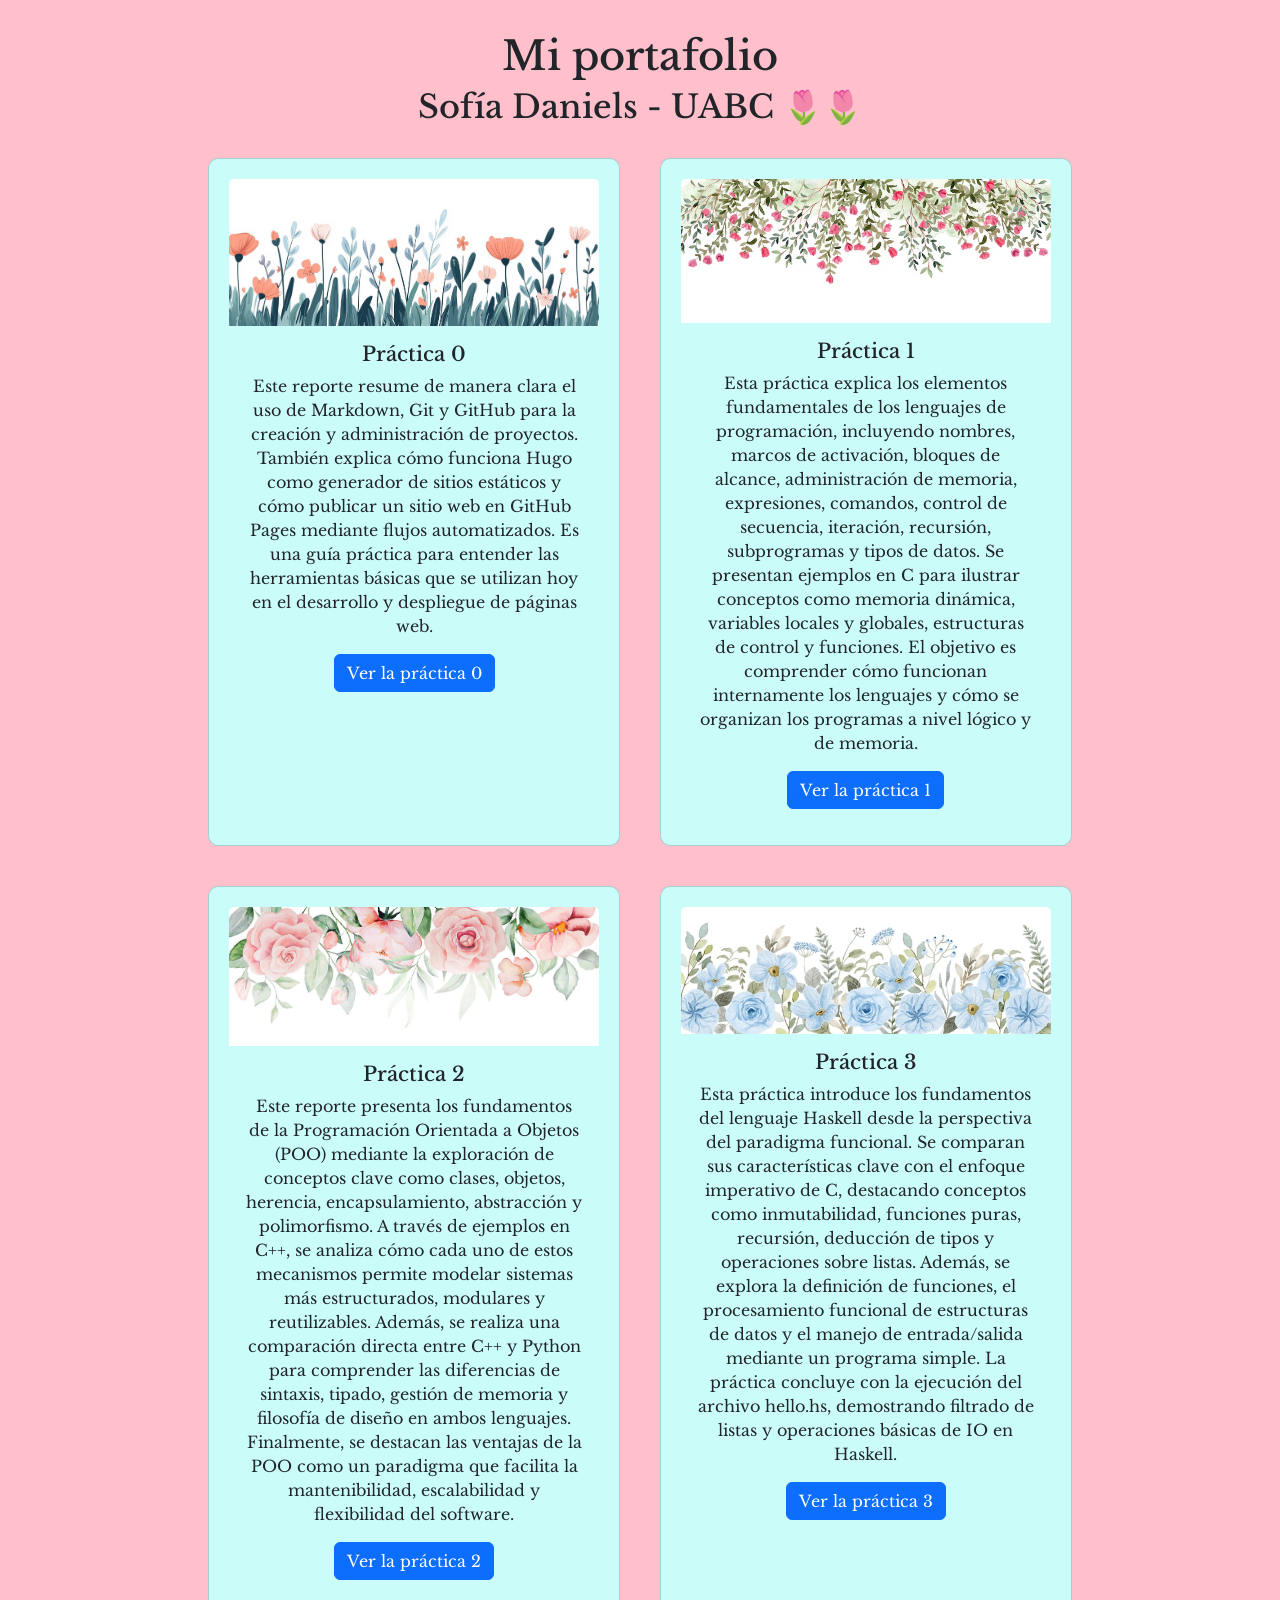
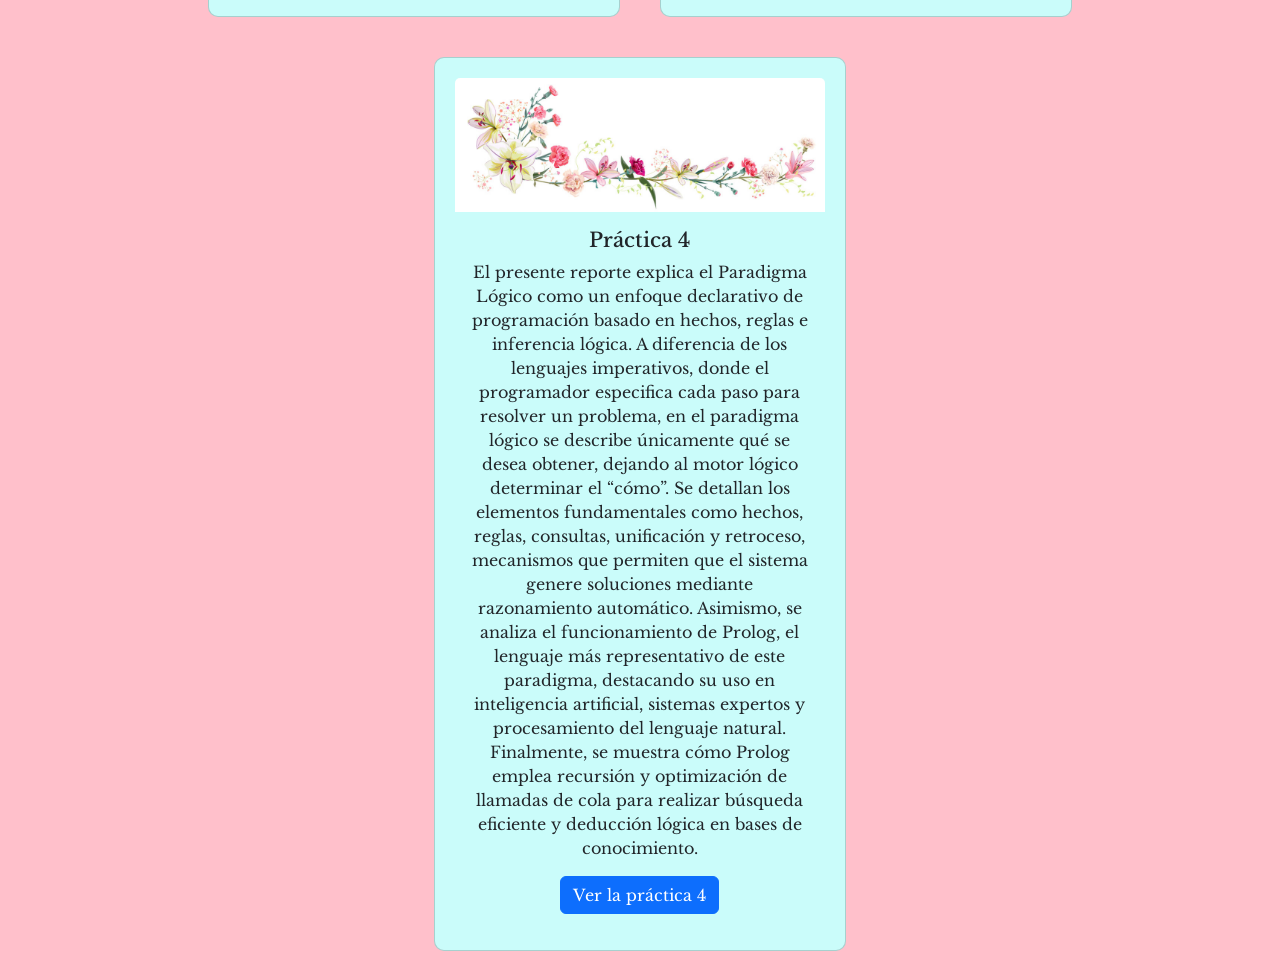
<file: public/index.html>
<!DOCTYPE html>
<html>
<head>
    <meta charset="utf-8">
    <title>Mi portafolio</title>

    <!-- Google Fonts -->
    <link rel="preconnect" href="https://fonts.googleapis.com">
    <link rel="preconnect" href="https://fonts.gstatic.com" crossorigin>
    <link href="https://fonts.googleapis.com/css2?family=Delius&family=Libre+Baskerville:ital,wght@0,400;0,700;1,400&family=Momo+Trust+Display&display=swap" rel="stylesheet">

    <!-- Bootstrap -->
    <link href="https://cdn.jsdelivr.net/npm/bootstrap@5.3.8/dist/css/bootstrap.min.css" rel="stylesheet">

    <!-- Tu CSS -->
    <link rel="stylesheet" href="styles.css">
</head>

<body>

<main>
    <h1 style="text-align: center; margin-top: 2rem;">Mi portafolio</h1>
    <h2 style="text-align: center; margin-bottom: 2rem;">Sofía Daniels - UABC 🌷🌷</h2>
    <div class = "contenedor">
        <div class="card">
            <img src="imgs/floresbonitas.png" class="card-img-top" alt="...">
            <div class="card-body">
                <h5 class="card-title">Práctica 0</h5>
                <p class="card-text">Este reporte resume de manera clara el uso de Markdown, Git y GitHub para la creación y administración de proyectos. También explica cómo funciona Hugo como generador de sitios estáticos y cómo publicar un sitio web en GitHub Pages mediante flujos automatizados. Es una guía práctica para entender las herramientas básicas que se utilizan hoy en el desarrollo y despliegue de páginas web.</p>
                <a href="/public/pages/practica0/practica0.html" class="btn btn-primary">Ver la práctica 0</a>
            </div>
        </div>
        <div class="card">
            <img src="imgs/imagenflores2.png" class="card-img-top" alt="...">
            <div class="card-body">
                <h5 class="card-title">Práctica 1</h5>
                <p class="card-text">Esta práctica explica los elementos fundamentales de los lenguajes de programación, incluyendo nombres, marcos de activación, bloques de alcance, administración de memoria, expresiones, comandos, control de secuencia, iteración, recursión, subprogramas y tipos de datos.
Se presentan ejemplos en C para ilustrar conceptos como memoria dinámica, variables locales y globales, estructuras de control y funciones. El objetivo es comprender cómo funcionan internamente los lenguajes y cómo se organizan los programas a nivel lógico y de memoria.</p>
                <a href="/public/pages/practica1/practica1.html" class="btn btn-primary">Ver la práctica 1</a>
            </div>
        </div>
        <div class="card">
            <img src="imgs/flores3.png" class="card-img-top" alt="...">
            <div class="card-body">
                <h5 class="card-title">Práctica 2</h5>
                <p class="card-text">Este reporte presenta los fundamentos de la Programación Orientada a Objetos (POO) mediante la exploración de conceptos clave como clases, objetos, herencia, encapsulamiento, abstracción y polimorfismo. A través de ejemplos en C++, se analiza cómo cada uno de estos mecanismos permite modelar sistemas más estructurados, modulares y reutilizables. Además, se realiza una comparación directa entre C++ y Python para comprender las diferencias de sintaxis, tipado, gestión de memoria y filosofía de diseño en ambos lenguajes. Finalmente, se destacan las ventajas de la POO como un paradigma que facilita la mantenibilidad, escalabilidad y flexibilidad del software.</p>
                <a href="/public/pages/practica2/practica2.html" class="btn btn-primary">Ver la práctica 2</a>
            </div>
        </div>

        <div class="card">
            <img src="imgs/flores4.png" class="card-img-top" alt="...">
            <div class="card-body">
                <h5 class="card-title">Práctica 3</h5>
                <p class="card-text">Esta práctica introduce los fundamentos del lenguaje Haskell desde la perspectiva del paradigma funcional. Se comparan sus características clave con el enfoque imperativo de C, destacando conceptos como inmutabilidad, funciones puras, recursión, deducción de tipos y operaciones sobre listas. Además, se explora la definición de funciones, el procesamiento funcional de estructuras de datos y el manejo de entrada/salida mediante un programa simple. La práctica concluye con la ejecución del archivo hello.hs, demostrando filtrado de listas y operaciones básicas de IO en Haskell.</p>
                <a href="/public/pages/practica3/practica3.html" class="btn btn-primary">Ver la práctica 3</a>
            </div>
        </div>
        <div class="card">
            <img src="imgs/flores5.png" class="card-img-top" alt="...">
            <div class="card-body">
                <h5 class="card-title">Práctica 4</h5>
                <p class="card-text">El presente reporte explica el Paradigma Lógico como un enfoque declarativo de programación basado en hechos, reglas e inferencia lógica. A diferencia de los lenguajes imperativos, donde el programador especifica cada paso para resolver un problema, en el paradigma lógico se describe únicamente qué se desea obtener, dejando al motor lógico determinar el “cómo”. Se detallan los elementos fundamentales como hechos, reglas, consultas, unificación y retroceso, mecanismos que permiten que el sistema genere soluciones mediante razonamiento automático. Asimismo, se analiza el funcionamiento de Prolog, el lenguaje más representativo de este paradigma, destacando su uso en inteligencia artificial, sistemas expertos y procesamiento del lenguaje natural. Finalmente, se muestra cómo Prolog emplea recursión y optimización de llamadas de cola para realizar búsqueda eficiente y deducción lógica en bases de conocimiento.</p>
                <a href="/public/pages/practica4/practica4.html" class="btn btn-primary">Ver la práctica 4</a>
            </div>
        </div>
    </div>
    <ul>
    </ul>
</main>


</body>
</html>
</file>
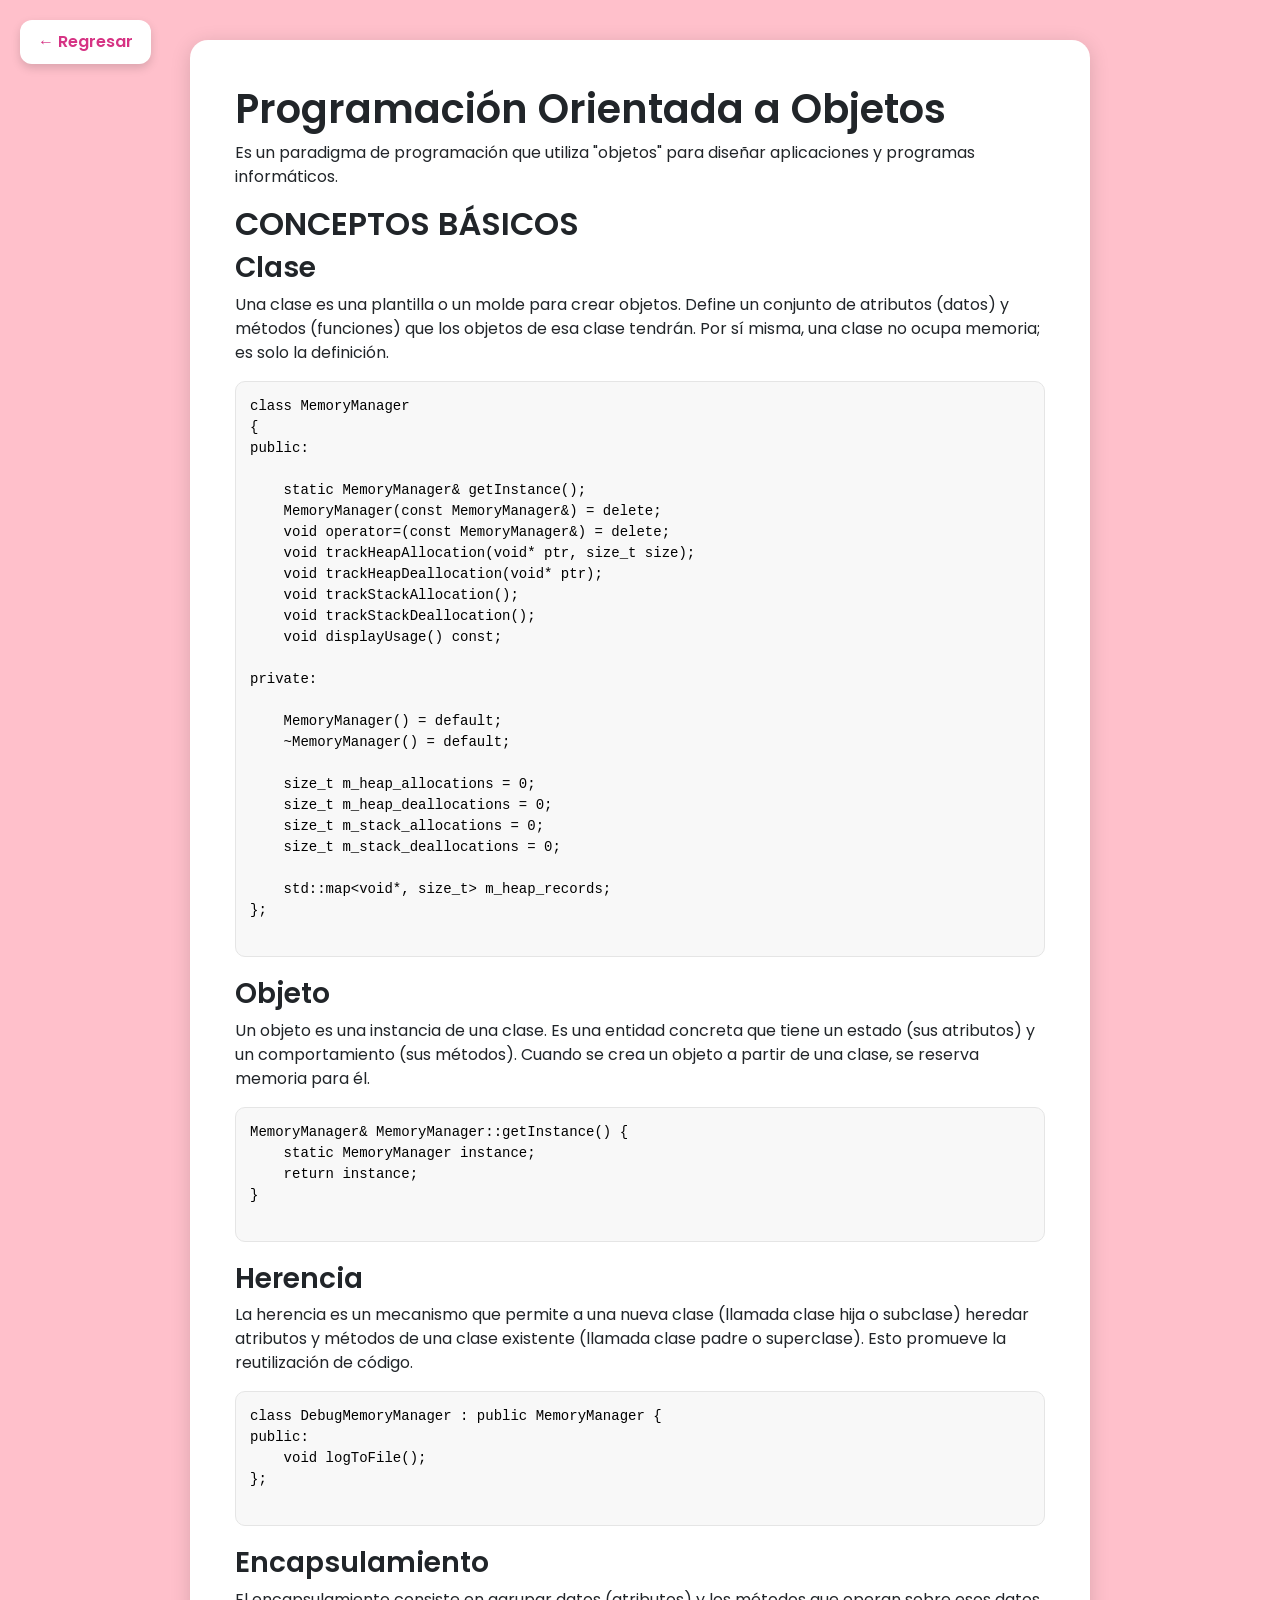
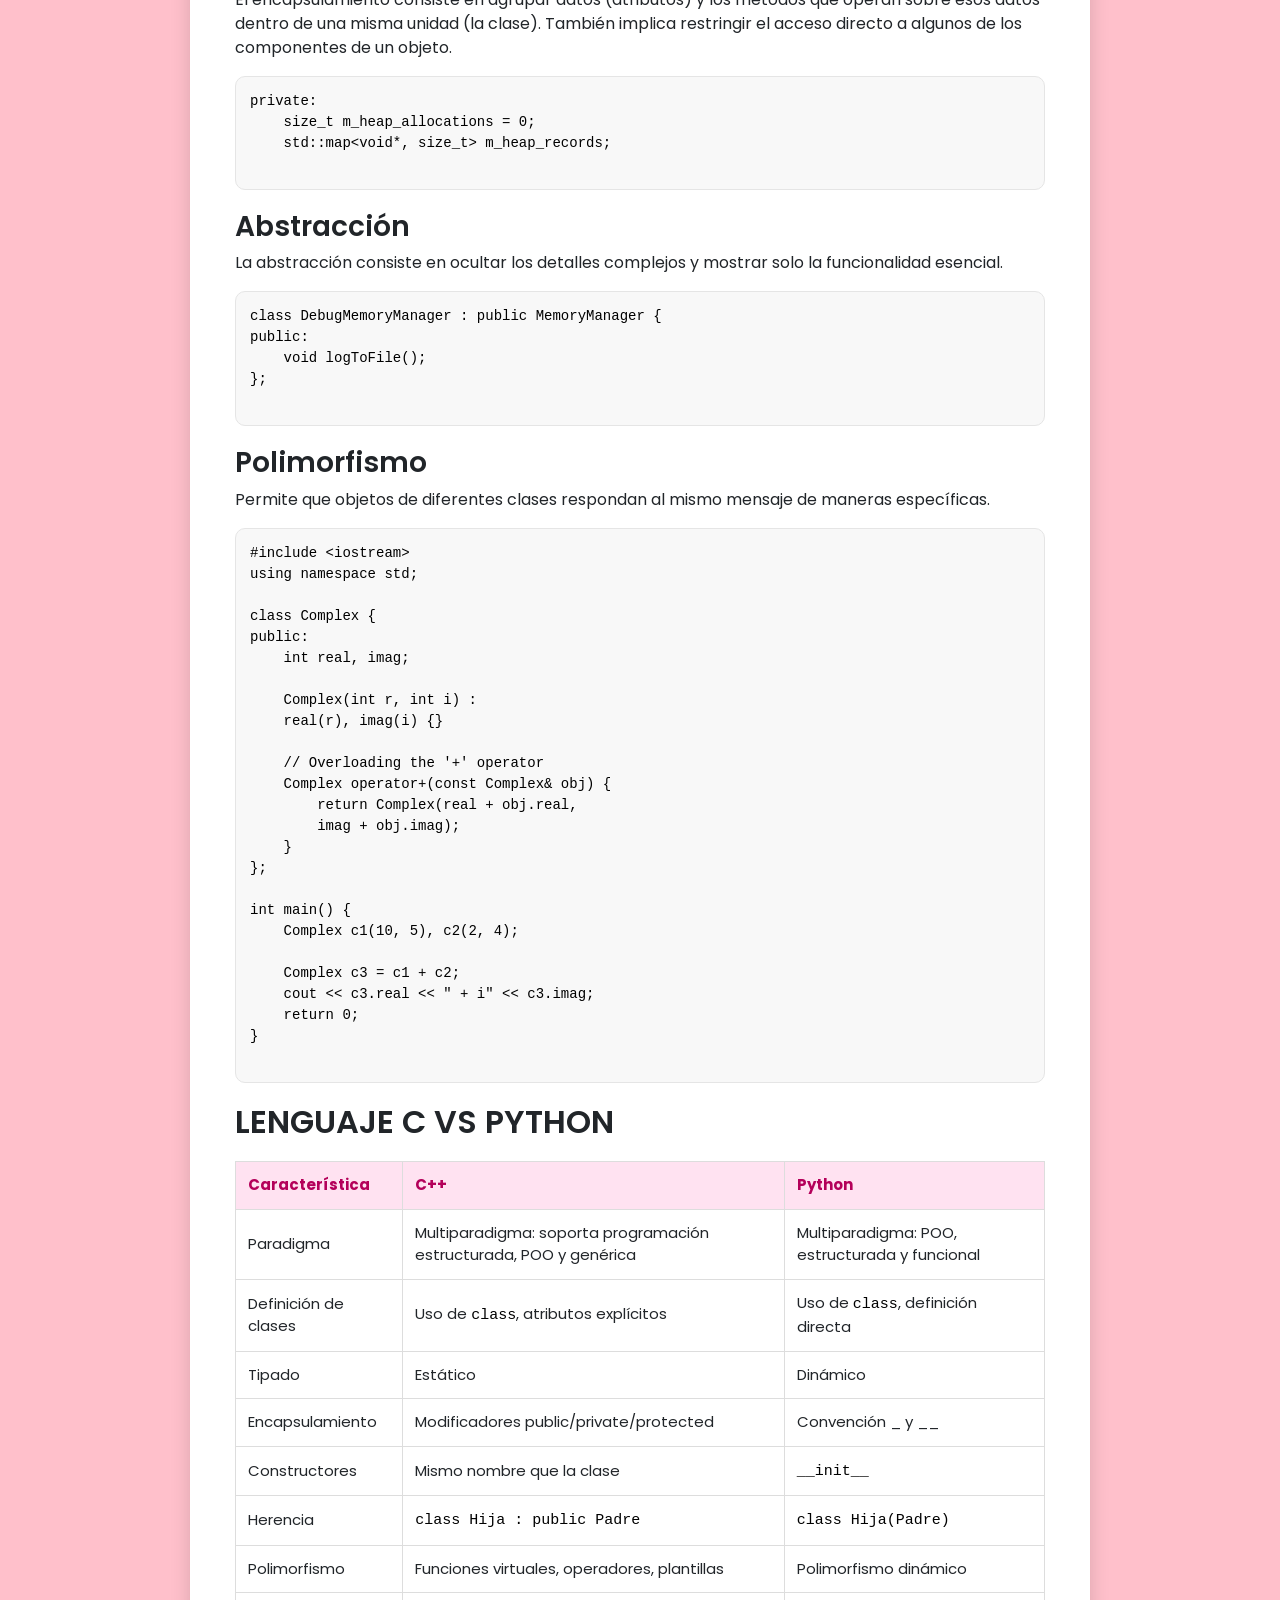
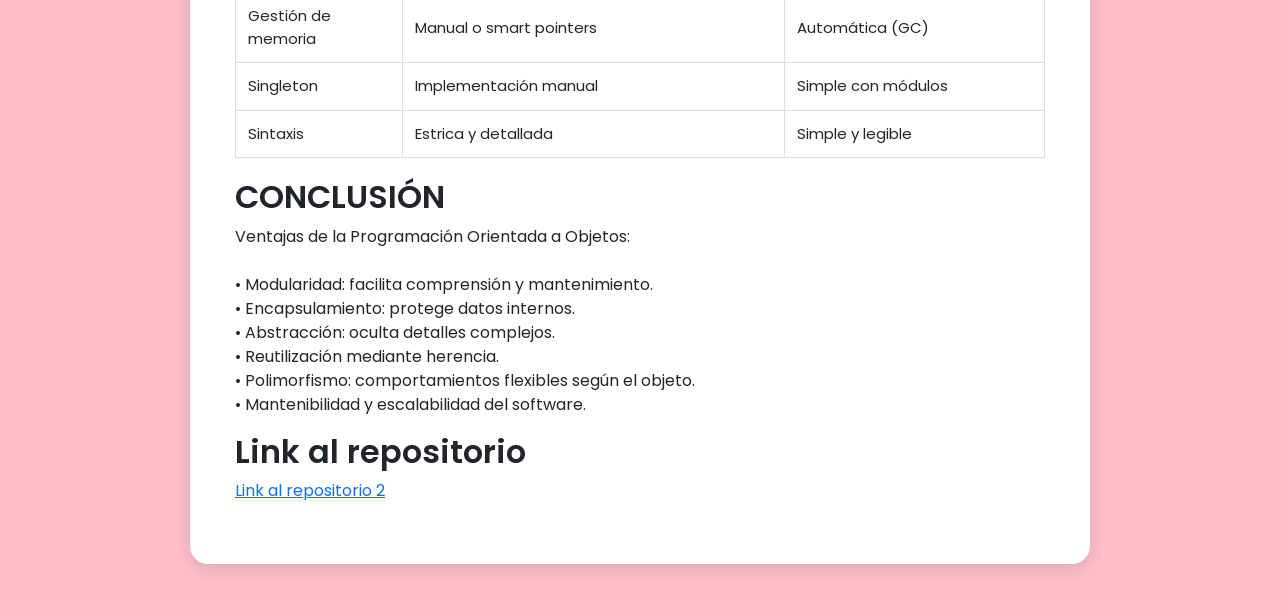
<file: public/pages/practica2/practica2.html>
<!DOCTYPE html>
<html lang="es">
<head>
    <meta charset="UTF-8">
    <title>Práctica – Programación Orientada a Objetos</title>

    <!-- Fuente -->
    <link href="https://fonts.googleapis.com/css2?family=Poppins:wght@300;400;600&display=swap" rel="stylesheet">

    <!-- Bootstrap -->
    <link href="https://cdn.jsdelivr.net/npm/bootstrap@5.3.8/dist/css/bootstrap.min.css" rel="stylesheet">

    <style>
        body {
            font-family: 'Poppins', sans-serif;
            background-color: pink;
            padding: 40px;
        }
        .reporte-container {
            max-width: 900px;
            margin: auto;
            background: white;
            padding: 45px;
            border-radius: 18px;
            box-shadow: 0px 4px 20px rgba(0,0,0,0.15);
        }
        h1, h2, h3 {
        
            font-weight: 600;
        }
        pre {
            background: #f8f8f8;
            border: 1px solid #e5e5e5;
            padding: 14px;
            border-radius: 10px;
            overflow-x: auto;
            margin-bottom: 20px;
        }
        table {
            width: 100%;
            border-collapse: collapse;
            margin: 20px 0;
            font-size: 15px;
        }
        table, th, td {
            border: 1px solid #ddd;
            padding: 12px;
        }
        th {
            background-color: #ffe2f1;
            color: #b4005a;
        }
        .btn-back {
            position: fixed;
            top: 20px;
            left: 20px;
            background-color: #ffffff;
            padding: 10px 18px;
            border-radius: 12px;
            box-shadow: 0 4px 10px rgba(0,0,0,0.15);
            font-size: 16px;
            font-weight: 600;
            color: #d63384;
            text-decoration: none;
            transition: all 0.2s ease;
            z-index: 9999;
        }
        .btn-back:hover {
            transform: translateY(-2px);
            background-color: #ffe5f0;
        }
        code {
            color: black !important;
            background: none !important;
            font-size: 1em !important;
            padding: 0 !important;
        }
    </style>
</head>

<body>

<a href="../../../public/index.html" class="btn-back">← Regresar</a>

<div class="reporte-container">

    <h1>Programación Orientada a Objetos</h1>

    <p>
        Es un paradigma de programación que utiliza "objetos" para diseñar aplicaciones y programas informáticos.
    </p>

    <h2>CONCEPTOS BÁSICOS</h2>

    <h3>Clase</h3>
    <p>
        Una clase es una plantilla o un molde para crear objetos. Define un conjunto de atributos (datos) y métodos
        (funciones) que los objetos de esa clase tendrán. Por sí misma, una clase no ocupa memoria; es solo la definición.
    </p>

    <pre><code>class MemoryManager 
{
public:

    static MemoryManager& getInstance();
    MemoryManager(const MemoryManager&) = delete;
    void operator=(const MemoryManager&) = delete;
    void trackHeapAllocation(void* ptr, size_t size);
    void trackHeapDeallocation(void* ptr);
    void trackStackAllocation();
    void trackStackDeallocation();
    void displayUsage() const;

private:

    MemoryManager() = default;
    ~MemoryManager() = default;

    size_t m_heap_allocations = 0;
    size_t m_heap_deallocations = 0;
    size_t m_stack_allocations = 0;
    size_t m_stack_deallocations = 0;
    
    std::map&lt;void*, size_t&gt; m_heap_records;
};
    </code></pre>

    <h3>Objeto</h3>
    <p>
        Un objeto es una instancia de una clase. Es una entidad concreta que tiene un estado (sus atributos) y un
        comportamiento (sus métodos). Cuando se crea un objeto a partir de una clase, se reserva memoria para él.
    </p>

    <pre><code>MemoryManager& MemoryManager::getInstance() {
    static MemoryManager instance;   
    return instance;
}
    </code></pre>

    <h3>Herencia</h3>
    <p>
        La herencia es un mecanismo que permite a una nueva clase (llamada clase hija o subclase) heredar atributos y
        métodos de una clase existente (llamada clase padre o superclase). Esto promueve la reutilización de código.
    </p>

    <pre><code>class DebugMemoryManager : public MemoryManager {
public:
    void logToFile();
};
    </code></pre>

    <h3>Encapsulamiento</h3>
    <p>
        El encapsulamiento consiste en agrupar datos (atributos) y los métodos que operan sobre esos datos dentro de una
        misma unidad (la clase). También implica restringir el acceso directo a algunos de los componentes de un objeto.
    </p>

    <pre><code>private:
    size_t m_heap_allocations = 0;
    std::map&lt;void*, size_t&gt; m_heap_records;
    </code></pre>

    <h3>Abstracción</h3>
    <p>
        La abstracción consiste en ocultar los detalles complejos y mostrar solo la funcionalidad esencial.
    </p>

    <pre><code>class DebugMemoryManager : public MemoryManager {
public:
    void logToFile();
};
    </code></pre>

    <h3>Polimorfismo</h3>
    <p>
        Permite que objetos de diferentes clases respondan al mismo mensaje de maneras específicas.
    </p>

    <pre><code>#include &lt;iostream&gt;
using namespace std;

class Complex {
public:
    int real, imag;
    
    Complex(int r, int i) :
    real(r), imag(i) {}

    // Overloading the '+' operator
    Complex operator+(const Complex& obj) {
        return Complex(real + obj.real,
        imag + obj.imag);
    }
};

int main() {
    Complex c1(10, 5), c2(2, 4);
    
    Complex c3 = c1 + c2;  
    cout << c3.real << " + i" << c3.imag;
    return 0;
}
    </code></pre>

    <h2>LENGUAJE C VS PYTHON</h2>

    <table>
        <tr>
            <th>Característica</th>
            <th>C++</th>
            <th>Python</th>
        </tr>
        <tr>
            <td>Paradigma</td>
            <td>Multiparadigma: soporta programación estructurada, POO y genérica</td>
            <td>Multiparadigma: POO, estructurada y funcional</td>
        </tr>
        <tr>
            <td>Definición de clases</td>
            <td>Uso de <code>class</code>, atributos explícitos</td>
            <td>Uso de <code>class</code>, definición directa</td>
        </tr>
        <tr>
            <td>Tipado</td>
            <td>Estático</td>
            <td>Dinámico</td>
        </tr>
        <tr>
            <td>Encapsulamiento</td>
            <td>Modificadores public/private/protected</td>
            <td>Convención _ y __</td>
        </tr>
        <tr>
            <td>Constructores</td>
            <td>Mismo nombre que la clase</td>
            <td><code>__init__</code></td>
        </tr>
        <tr>
            <td>Herencia</td>
            <td><code>class Hija : public Padre</code></td>
            <td><code>class Hija(Padre)</code></td>
        </tr>
        <tr>
            <td>Polimorfismo</td>
            <td>Funciones virtuales, operadores, plantillas</td>
            <td>Polimorfismo dinámico</td>
        </tr>
        <tr>
            <td>Gestión de memoria</td>
            <td>Manual o smart pointers</td>
            <td>Automática (GC)</td>
        </tr>
        <tr>
            <td>Singleton</td>
            <td>Implementación manual</td>
            <td>Simple con módulos</td>
        </tr>
        <tr>
            <td>Sintaxis</td>
            <td>Estrica y detallada</td>
            <td>Simple y legible</td>
        </tr>
    </table>

    <h2>CONCLUSIÓN</h2>

    <p>
        Ventajas de la Programación Orientada a Objetos:
        <br><br>
        • Modularidad: facilita comprensión y mantenimiento. <br>
        • Encapsulamiento: protege datos internos. <br>
        • Abstracción: oculta detalles complejos. <br>
        • Reutilización mediante herencia. <br>
        • Polimorfismo: comportamientos flexibles según el objeto. <br>
        • Mantenibilidad y escalabilidad del software.
    </p>

    <h2>Link al repositorio</h2>
<p><a href="https://github.com/sofiaadanielss/Sofia-sPortafolio/tree/main/practica2" target="_blank">Link al repositorio 2</a></p>

</div>

</body>
</html>
</file>
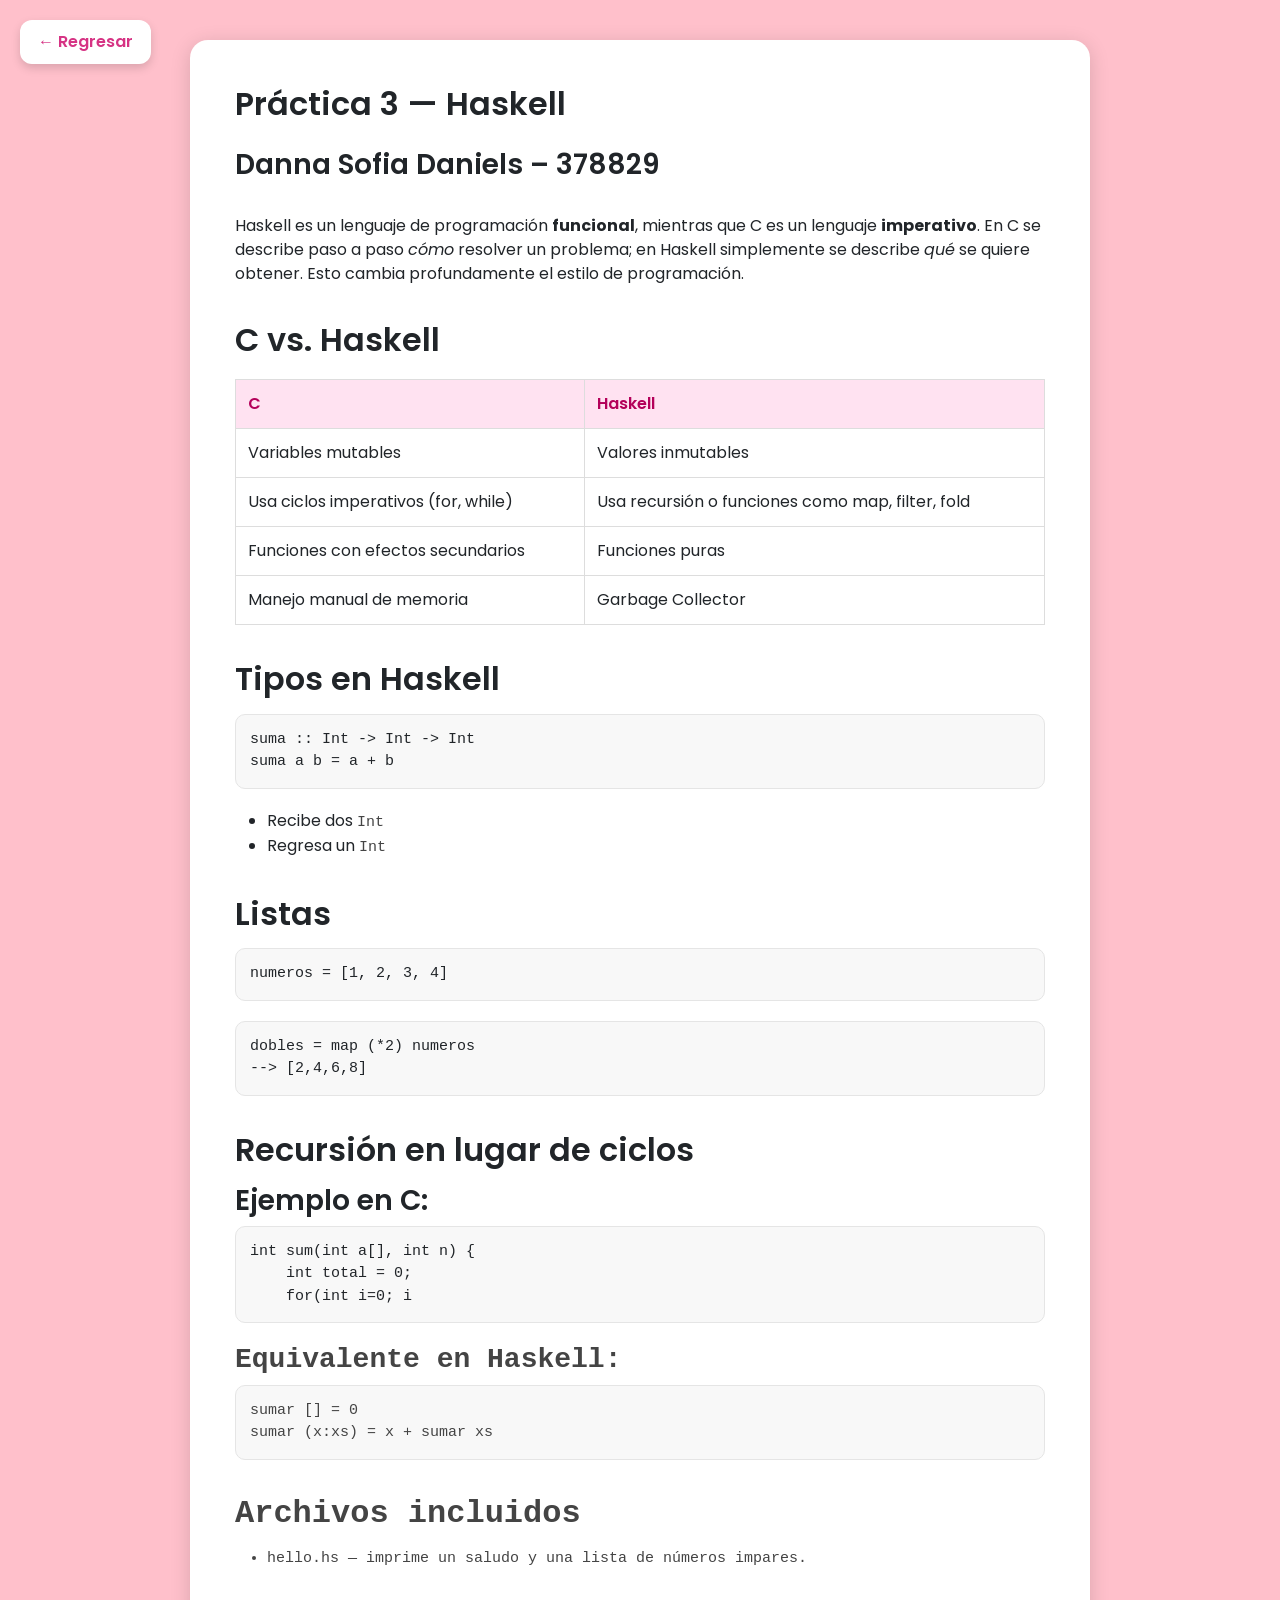
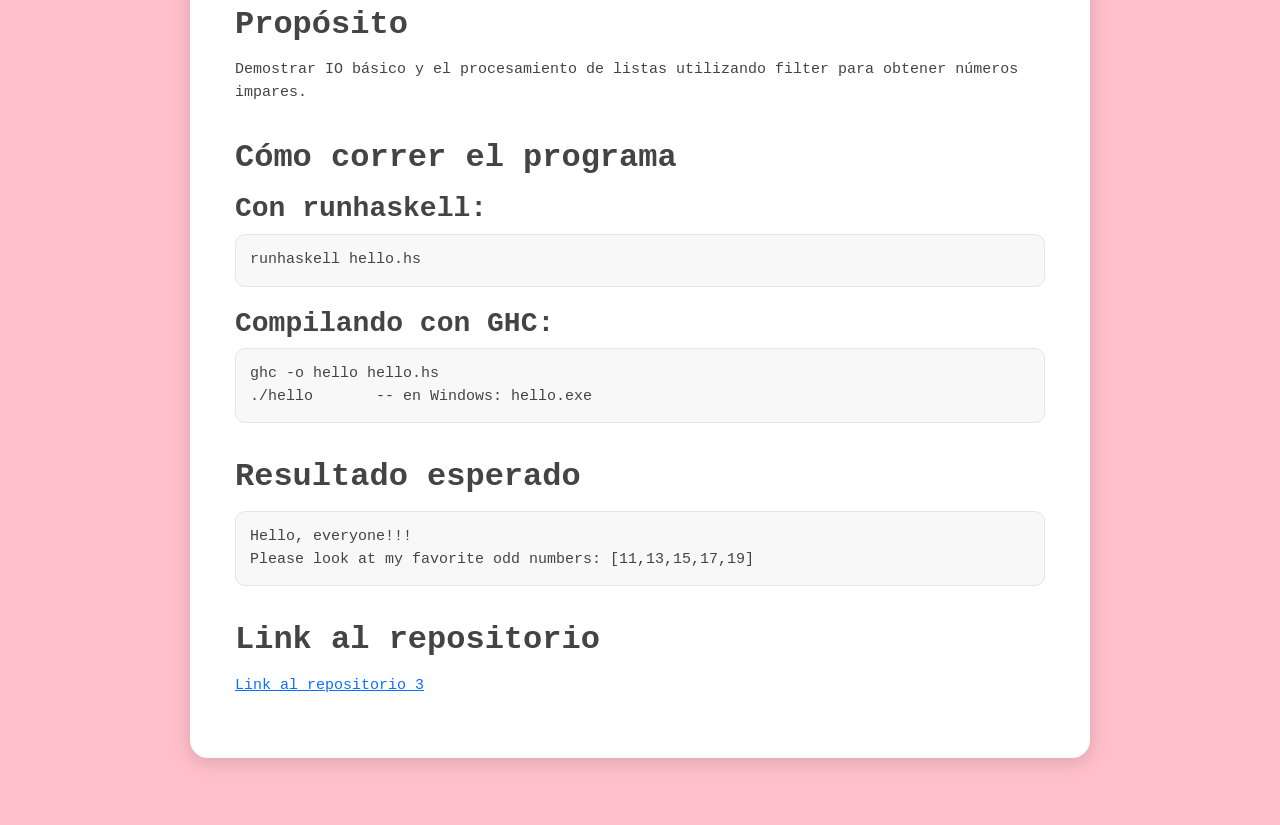
<file: public/pages/practica3/practica3.html>
<!DOCTYPE html>
<html lang="es">
<head>
    <meta charset="UTF-8">
    <title>Práctica 3 – Haskell</title>

    <!-- Fuente -->
    <link href="https://fonts.googleapis.com/css2?family=Poppins:wght@300;400;600&display=swap" rel="stylesheet">

    <!-- Bootstrap -->
    <link href="https://cdn.jsdelivr.net/npm/bootstrap@5.3.8/dist/css/bootstrap.min.css" rel="stylesheet">

    <style>
        /* MISMO DISEÑO QUE PRÁCTICA 2 */
       body {
    font-family: 'Poppins', sans-serif;
    background-color: pink;
    padding: 40px;
}

.reporte-container {
    max-width: 900px;
    margin: auto;
    background: white;
    padding: 45px;
    border-radius: 18px;
    box-shadow: 0px 4px 20px rgba(0,0,0,0.15);
}

/* Títulos */
h1, h2, h3 {

    font-weight: 600;
}

h1 {
    font-size: 32px;
    margin-bottom: 25px;
}

h2 {
    margin-top: 35px;
    margin-bottom: 15px;
}

/* Código */
pre {
    background: #f8f8f8;
    border: 1px solid #e5e5e5;
    padding: 14px;
    border-radius: 10px;
    overflow-x: auto;
    margin-bottom: 20px;
    font-size: 15px;
}

code {
    font-family: "Fira Code", monospace;
    font-size: 15px;
    color: #444;
}

/* Tablas */
table {
    width: 100%;
    border-collapse: collapse;
    margin: 20px 0;
}
table, th, td {
    border: 1px solid #ddd;
    padding: 12px;
}
th {
    background-color: #ffe2f1;
    color: #b4005a;
    font-weight: 600;
}

/* Botón de regresar */
.btn-back {
    position: fixed;
    top: 20px;
    left: 20px;
    background-color: #ffffff;
    padding: 10px 18px;
    border-radius: 12px;
    box-shadow: 0 4px 10px rgba(0,0,0,0.15);
    font-size: 16px;
    font-weight: 600;
    color: #d63384;
    text-decoration: none;
    transition: all 0.2s ease;
    z-index: 9999;
}
.btn-back:hover {
    transform: translateY(-2px);
    background-color: #ffe5f0;
}

    </style>
</head>

<body>

<a href="../../../public/index.html" class="btn-back">← Regresar</a>

<div class="reporte-container">

    <h1>Práctica 3 — Haskell</h1>
    <h3>Danna Sofia Daniels – 378829</h3><br>
    <p>
        Haskell es un lenguaje de programación <strong>funcional</strong>, mientras que C es un lenguaje
        <strong>imperativo</strong>. En C se describe paso a paso <em>cómo</em> resolver un problema; en Haskell
        simplemente se describe <em>qué</em> se quiere obtener.  
        Esto cambia profundamente el estilo de programación.
    </p>

    <h2>C vs. Haskell</h2>

    <table>
        <tr>
            <th>C</th>
            <th>Haskell</th>
        </tr>
        <tr>
            <td>Variables mutables</td>
            <td>Valores inmutables</td>
        </tr>
        <tr>
            <td>Usa ciclos imperativos (for, while)</td>
            <td>Usa recursión o funciones como map, filter, fold</td>
        </tr>
        <tr>
            <td>Funciones con efectos secundarios</td>
            <td>Funciones puras</td>
        </tr>
        <tr>
            <td>Manejo manual de memoria</td>
            <td>Garbage Collector</td>
        </tr>
    </table>

    <h2>Tipos en Haskell</h2>

    <pre><code>suma :: Int -> Int -> Int
suma a b = a + b
</code></pre>

    <ul>
        <li>Recibe dos <code>Int</code></li>
        <li>Regresa un <code>Int</code></li>
    </ul>

    <h2>Listas</h2>

    <pre><code>numeros = [1, 2, 3, 4]
</code></pre>

    <pre><code>dobles = map (*2) numeros
--> [2,4,6,8]
</code></pre>

    <h2>Recursión en lugar de ciclos</h2>

    <h3>Ejemplo en C:</h3>

    <pre><code>int sum(int a[], int n) {
    int total = 0;
    for(int i=0; i<n; i++) {
        total += a[i];
    }
    return total;
}
</code></pre>

    <h3>Equivalente en Haskell:</h3>

    <pre><code>sumar [] = 0
sumar (x:xs) = x + sumar xs
</code></pre>

    <h2>Archivos incluidos</h2>

    <ul>
        <li><code>hello.hs</code> — imprime un saludo y una lista de números impares.</li>
    </ul>

    <h2>Propósito</h2>

    <p>
        Demostrar IO básico y el procesamiento de listas utilizando <code>filter</code> para obtener números impares.
    </p>

    <h2>Cómo correr el programa</h2>

    <h3>Con runhaskell:</h3>

    <pre><code>runhaskell hello.hs
</code></pre>

    <h3>Compilando con GHC:</h3>

    <pre><code>ghc -o hello hello.hs
./hello       -- en Windows: hello.exe
</code></pre>

    <h2>Resultado esperado</h2>

    <pre><code>Hello, everyone!!!
Please look at my favorite odd numbers: [11,13,15,17,19]
</code></pre>


<h2>Link al repositorio</h2>
<p><a href="https://github.com/sofiaadanielss/Sofia-sPortafolio/tree/main/practica3" target="_blank">Link al repositorio 3</a></p>
</div>

</body>
</html>
</file>
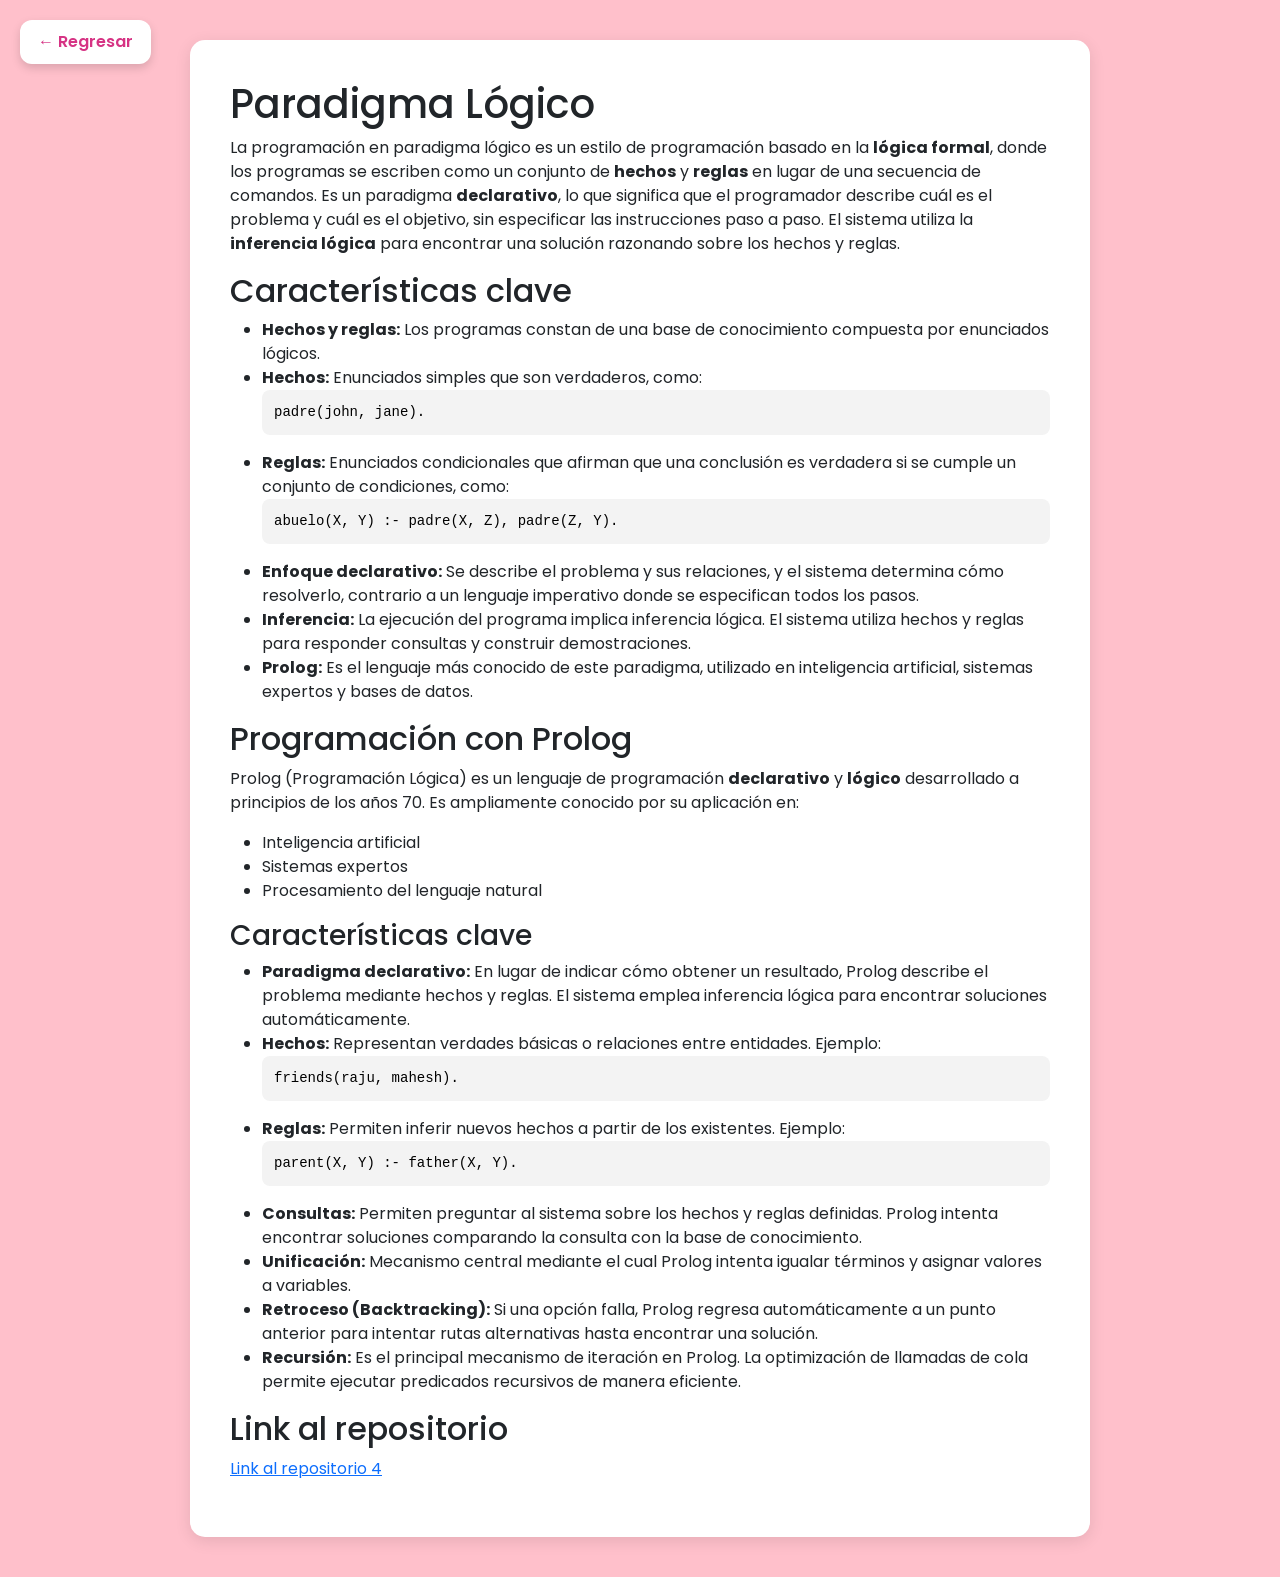
<file: public/pages/practica4/practica4.html>
<!DOCTYPE html>
<html lang="es">
<head>
    <meta charset="UTF-8">
    <title>Práctica 4 – Paradigma Lógico</title>

    <!-- Fuente -->
    <link href="https://fonts.googleapis.com/css2?family=Poppins:wght@300;400;600&display=swap" rel="stylesheet">

    <!-- Bootstrap -->
    <link href="https://cdn.jsdelivr.net/npm/bootstrap@5.3.8/dist/css/bootstrap.min.css" rel="stylesheet">

    <style>
        body {
            font-family: 'Poppins', sans-serif;
            background-color: pink;
            padding: 40px;
        }
        .reporte-container {
            max-width: 900px;
            margin: auto;
            background: white;
            padding: 40px;
            border-radius: 15px;
            box-shadow: 0px 4px 16px rgba(0,0,0,0.1);
        }
        pre {
            background: #f3f3f3;
            padding: 12px;
            border-radius: 8px;
            overflow-x: auto;
        }
        code {
            color: black !important;
            background: none !important;
            font-size: 1em !important;
        }
        table {
            width: 100%;
            border-collapse: collapse;
            margin: 15px 0;
        }
        table, th, td {
            border: 1px solid #ccc;
            padding: 10px;
        }
        blockquote {
            padding: 10px 20px;
            background: #f7f7f7;
            border-left: 5px solid #7b3fe4;
            margin: 20px 0;
        }
        .btn-back {
            position: fixed;
            top: 20px;
            left: 20px;
            background-color: #ffffff;
            padding: 10px 18px;
            border-radius: 12px;
            box-shadow: 0 4px 10px rgba(0,0,0,0.15);
            font-size: 16px;
            font-weight: 600;
            color: #d63384;
            text-decoration: none;
            transition: all 0.2s ease;
            z-index: 9999;
        }
        .btn-back:hover {
            transform: translateY(-2px);
            background-color: #ffe5f0;
        }
    </style>
</head>

<body>

<a href="../../../public/index.html" class="btn-back">← Regresar</a>

<div class="reporte-container">

    <h1>Paradigma Lógico</h1>

<p>
La programación en paradigma lógico es un estilo de programación basado en la <strong>lógica formal</strong>, 
donde los programas se escriben como un conjunto de <strong>hechos</strong> y <strong>reglas</strong> 
en lugar de una secuencia de comandos.  
Es un paradigma <strong>declarativo</strong>, lo que significa que el programador describe cuál es el problema 
y cuál es el objetivo, sin especificar las instrucciones paso a paso.  
El sistema utiliza la <strong>inferencia lógica</strong> para encontrar una solución razonando sobre los hechos y reglas.
</p>

<h2>Características clave</h2>

<ul>
    <li>
        <strong>Hechos y reglas:</strong>  
        Los programas constan de una base de conocimiento compuesta por enunciados lógicos.
    </li>

    <li>
        <strong>Hechos:</strong>  
        Enunciados simples que son verdaderos, como:<br>
        <pre><code>padre(john, jane).</code></pre>
    </li>

    <li>
        <strong>Reglas:</strong>  
        Enunciados condicionales que afirman que una conclusión es verdadera si se cumple un conjunto de condiciones, como:<br>
        <pre><code>abuelo(X, Y) :- padre(X, Z), padre(Z, Y).</code></pre>
    </li>

    <li>
        <strong>Enfoque declarativo:</strong>  
        Se describe el problema y sus relaciones, y el sistema determina cómo resolverlo, contrario a un lenguaje imperativo donde se especifican todos los pasos.
    </li>

    <li>
        <strong>Inferencia:</strong>  
        La ejecución del programa implica inferencia lógica. El sistema utiliza hechos y reglas para responder consultas y construir demostraciones.
    </li>

    <li>
        <strong>Prolog:</strong>  
        Es el lenguaje más conocido de este paradigma, utilizado en inteligencia artificial, sistemas expertos y bases de datos.
    </li>
</ul>

<h2>Programación con Prolog</h2>

<p>
Prolog (Programación Lógica) es un lenguaje de programación <strong>declarativo</strong> y <strong>lógico</strong> 
desarrollado a principios de los años 70.  
Es ampliamente conocido por su aplicación en:
</p>

<ul>
    <li>Inteligencia artificial</li>
    <li>Sistemas expertos</li>
    <li>Procesamiento del lenguaje natural</li>
</ul>

<h3>Características clave</h3>

<ul>
    <li>
        <strong>Paradigma declarativo:</strong>  
        En lugar de indicar cómo obtener un resultado, Prolog describe el problema mediante hechos y reglas.
        El sistema emplea inferencia lógica para encontrar soluciones automáticamente.
    </li>

    <li>
        <strong>Hechos:</strong>  
        Representan verdades básicas o relaciones entre entidades.  
        Ejemplo:
        <pre><code>friends(raju, mahesh).</code></pre>
    </li>

    <li>
        <strong>Reglas:</strong>  
        Permiten inferir nuevos hechos a partir de los existentes.  
        Ejemplo:
        <pre><code>parent(X, Y) :- father(X, Y).</code></pre>
    </li>

    <li>
        <strong>Consultas:</strong>  
        Permiten preguntar al sistema sobre los hechos y reglas definidas.  
        Prolog intenta encontrar soluciones comparando la consulta con la base de conocimiento.
    </li>

    <li>
        <strong>Unificación:</strong>  
        Mecanismo central mediante el cual Prolog intenta igualar términos y asignar valores a variables.
    </li>

    <li>
        <strong>Retroceso (Backtracking):</strong>  
        Si una opción falla, Prolog regresa automáticamente a un punto anterior para intentar rutas alternativas hasta encontrar una solución.
    </li>

    <li>
        <strong>Recursión:</strong>  
        Es el principal mecanismo de iteración en Prolog.  
        La optimización de llamadas de cola permite ejecutar predicados recursivos de manera eficiente.
    </li>
</ul>

<h2>Link al repositorio</h2>
<p><a href="https://github.com/sofiaadanielss/Sofia-sPortafolio/tree/main/practica4" target="_blank">Link al repositorio 4</a></p>

</div>

</body>
</html>
</file>
<file: public/styles.css>
body{
    background-color: pink;
    font-family: "Libre Baskerville", serif;
}

.contenedor {
    display: flex;
    flex-wrap: wrap; /* IMPORTANTE: permite hacer 2 filas */
    justify-content: center;
    gap: 40px;
}


.card{
    flex: 0 1 calc(33.33% - 15px); 
    background: #f2f2f2;
    padding: 20px;
    text-align: center;
    border-radius: 10px;
    background-color: #CAFCFA;
}
</file>
